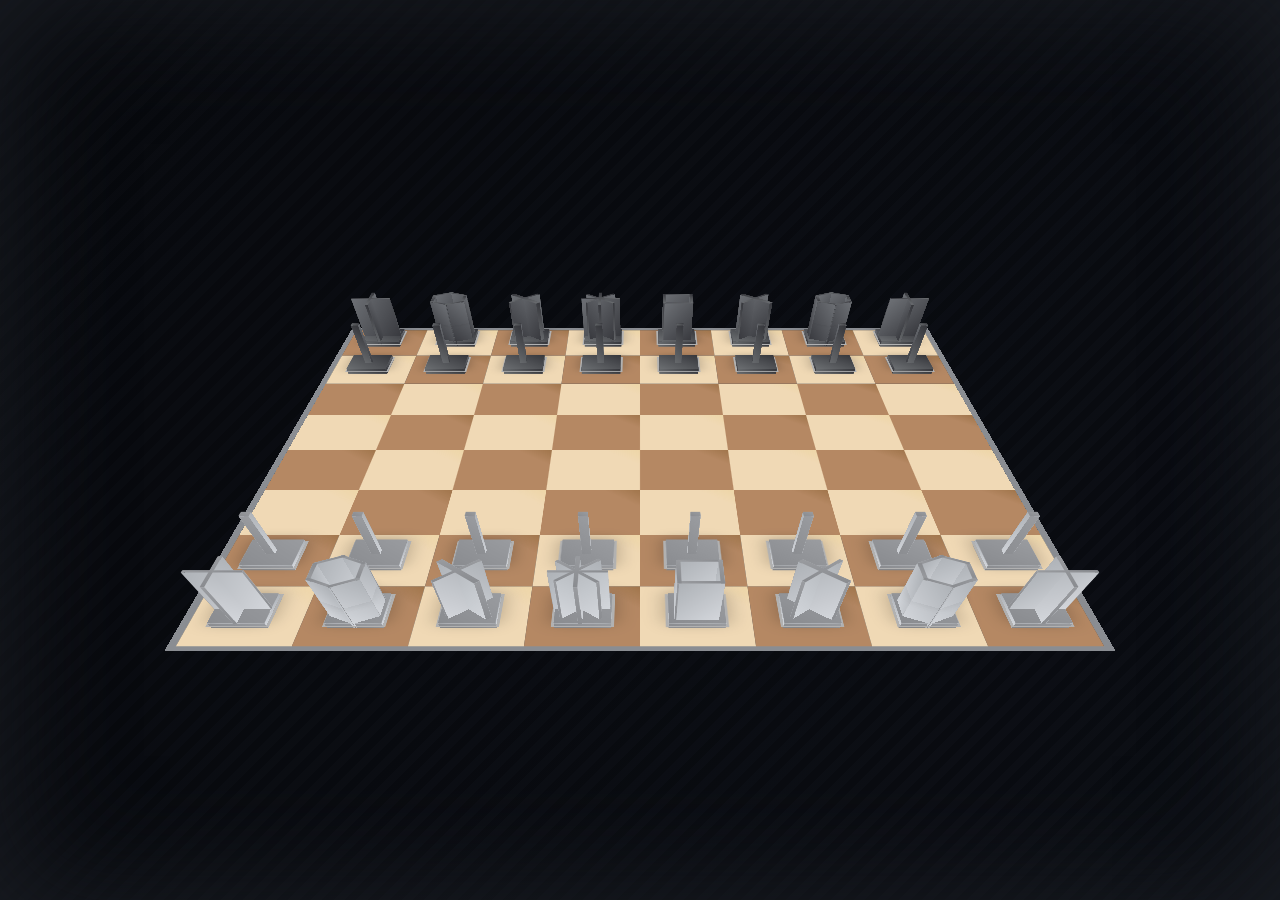
<file: 3d-copy/index.html>
<!DOCTYPE html>
<html lang="sk">
<head>
  <meta charset="UTF-8" />
  <meta name="viewport" content="width=device-width, initial-scale=1.0"/>
  <title>Šach proti AI</title>
  <link rel="stylesheet" href="styles.css">
</head>
<body>
  <div class="board-container">
    <div class="board" id="board"></div>
  </div>
 
  <script type="module" src="script.js"></script>
 
</body>
</html>
</file>
<file: 3d-copy/styles.css>
body {
  background:
    repeating-linear-gradient(135deg, #23272f 0 8px, #2d313a 8px 16px),
    linear-gradient(120deg, #1a1d23 0%, #23272f 100%);
  min-height: 100vh;
  margin: 0;
  display: flex;
  align-items: center;
  justify-content: center;
  font-family: 'Lora', 'Georgia', serif;
  color: #e7d9b9;
  letter-spacing: 0.03em;
  font-size: 1.1rem;
  -webkit-font-smoothing: antialiased;
  transition: background 0.4s;
  background-blend-mode: overlay, normal;
  box-shadow: inset 0 0 120px 0 #1a1d23;
}

.board-container {
    perspective: 1200px;
    display: flex;
    align-items: center;
    justify-content: center;
    padding: 40px;
    transform: rotateY(180deg);
}

.board {
  scale: 1.1;
  perspective: 800px;
  display: grid;
  grid-template-columns: repeat(8, 80px);
  grid-template-rows: repeat(8, 80px);
  transform: rotateX(65deg) rotateZ(180deg);
  background: 
    repeating-linear-gradient(135deg, #44474e 0 4px, #44474e 4px 8px),
    linear-gradient(135deg, #bfc2c7 0%, #6d7075 100%);
  border: 6px solid #8a8d92;
  transform-style: preserve-3d;
  position: relative;
}
.board::before {
  content: "";
  position: absolute;
  inset: 0;
  pointer-events: none;
  border-radius: 18px;
  box-shadow: 0 0 60px 10px #bfa76a44 inset;
  opacity: 0.7;
}

.square {
  position: relative;
  width: 80px;
  height: 80px;
  display: flex;
  align-items: center;
  justify-content: center;
  transform-style: preserve-3d;
}

.square.light {
  background: linear-gradient(135deg, #f0d9b5 80%, #eed6a7 100%);
}

.square.dark {
  background: linear-gradient(135deg, #b58863 80%, #a0754b 100%);
}

.square.selected {
    box-shadow: 0 0 0 4px #868686 inset, 0 0 12px 2px #8d8d8d;
    z-index: 2;
}

.piece {
  position: absolute;
  transform-style: preserve-3d;
  border: 2px solid #b1b1b1;
  box-shadow:
    0 4px 16px 0 rgba(0,0,0,0.25),
    0 1.5px 0 0 #fff2 inset,
    0 -2px 8px 0 #0004 inset;
  background: linear-gradient(145deg, #e6e6e6 0%, #bcbcbc 60%, #8a8a8a 100%);
  backface-visibility: visible;
  transition: box-shadow 0.2s, filter 0.2s;
  animation: pieceTranslateDown 2s cubic-bezier(.4,1.6,.6,1) forwards;
}


.base{
  position: absolute;
  left: 50%;
  top: 50%;
  transform: translate(-50%, -50%) translateZ(5px);
  z-index: 1;
}
.base-rook{
  transform: translate(-3px, 0%) translateZ(5px);
}

.base-knight{
  transform: translate(-8px, 0%) translateZ(5px);
}

.base-bishop{
  transform: translate(-4px, 0%) translateZ(5px);
}

.base-queen{
  transform: translate(0px, 0%) translateZ(5px);
}

.base-king{
  transform: translate(0px, 0%) translateZ(5px);
}

.base-pawn{
  transform: translate(-4px, 0%) translateZ(5px);
}


.bottom-rook {
  transform: translateZ(23px) rotateZ(90deg) translateY(-23.5px);
  transform-origin: center;
}
.top-rook {
  transform: translateZ(23px) translateX(-3px)  translateX(23px);
  transform-origin: center;
   
}



.bottom-king{
  transform: translateZ(23px) rotateZ(90deg) translateY(-4px) translateX(14px) translateY(-22.5px);
  transform-origin: center;
  width: 20px;
}

.top-king{
  transform: translateZ(23px) rotateZ(90deg) translateY(-1px) translateX(-14px) translateY(-22.5px);
  transform-origin: center;
  width: 20px;
}

.left-king{
  transform: translateZ(23px) rotateZ(0deg) translateY(0px) translateX(-17px) translateX(-21px);
  transform-origin: center;
  width: 20px;
}

.right-king{
  transform: translateZ(23px) rotateZ(0deg) translateY(0px) translateX(10px) translateX(-23px);
  transform-origin: center;
  width: 20px;
}

.right-bishop{
  transform: translateZ(23px) rotateZ(45deg) translateX(16px) translateY(-13px);
  transform-origin: right;
  width: 30px;
}
.left-bishop{
  transform: translateZ(23px) rotateZ(-45deg) translateX(16px) translateY(19px) ;
  transform-origin: left;
  width: 30px;
}

.bottom-queen {
  transform: translateZ(23px) rotateZ(90deg) translateY(-25.5px);
  transform-origin: center;

}
.top-queen {
  transform: translateZ(23px) translateX(-3px) translateX(25px);
  transform-origin: center;
   
}

.right-queen{
  transform: translateZ(23px) rotateZ(45deg) translateX(-2px) translateY(21px) translateX(-17px);
  transform-origin: right;
  width: 30px;
}
.left-queen{
  transform: translateZ(23px) rotateZ(-45deg)  translateY(2px) translateY(-17px) translateX(-19px);
  transform-origin: left;
  width: 30px;
}


.k1, .k2, .k3, .k4, .k5, .k6 {
  position: absolute;
  width: 32px;
  height: 32px;
  border-radius: 50%;
  box-shadow: 0 2px 8px rgba(0,0,0,0.18);
  transform-origin: center;
  transform-style: preserve-3d;
  z-index: 2;
}

.k1  { transform: translateZ(23px) translateX(46.5px) rotateZ(0deg);}
.k2  { transform: translateZ(23px) translateX(35.5px) translateY(15px) rotateZ(60deg); }
.k3  { transform: translateZ(23px) translateX(17.5px) translateY(15px) rotateZ(120deg); }
.k4  { transform: translateZ(23px) translateX(5.5px) rotateZ(180deg); }
.k5  { transform: translateZ(23px) translateX(10.5px) translateY(-15px) rotateZ(240deg); }
.k6  { transform: translateZ(23px) translateX(23.5px) translateY(-15px) rotateZ(300deg); }

.bottom-pawn{
  transform: translateZ(23px) translateX(21px);
  transform-origin: center;
}
.white {
  background: linear-gradient(135deg, #d6d9de 0%, #aeb2b7 100%);
}

.border-black {
  background: linear-gradient(135deg, #8a8c90 0%, #9a9ca0 100%);
}

.black {
  background: linear-gradient(135deg, #35363b 0%,  #6d7075 100%);
}

.border-white {
  background: linear-gradient(135deg, #6b6e71 0%,  #35363b 100%);
}
@media (max-width: 600px) {
    .board {
        grid-template-columns: repeat(8, 36px);
        grid-template-rows: repeat(8, 36px);
    }
    .square {
        width: 36px;
        height: 36px;
    }
    .piece {
        width: 28px;
        height: 28px;
        font-size: 1.2rem;
        margin: 4px;
    }
}


.possible-move {
  outline: 3px solid #6e6e6e !important;
  z-index: 2;
  position: relative;
}
.possible-move::after {
  content: "";
  position: absolute;
  top: 50%; left: 50%;
  transform: translate(-50%, -50%);
  width: 18px;
  height: 18px;
  border-radius: 50%;
  background: rgba(119, 119, 119, 0.7);
  box-shadow: 0 0 8px 2px rgba(133, 133, 133, 0.25);
  pointer-events: none;
}

.selected-piece {
  outline: 3px solid #071622 !important;
  z-index: 2;
}
</file>
